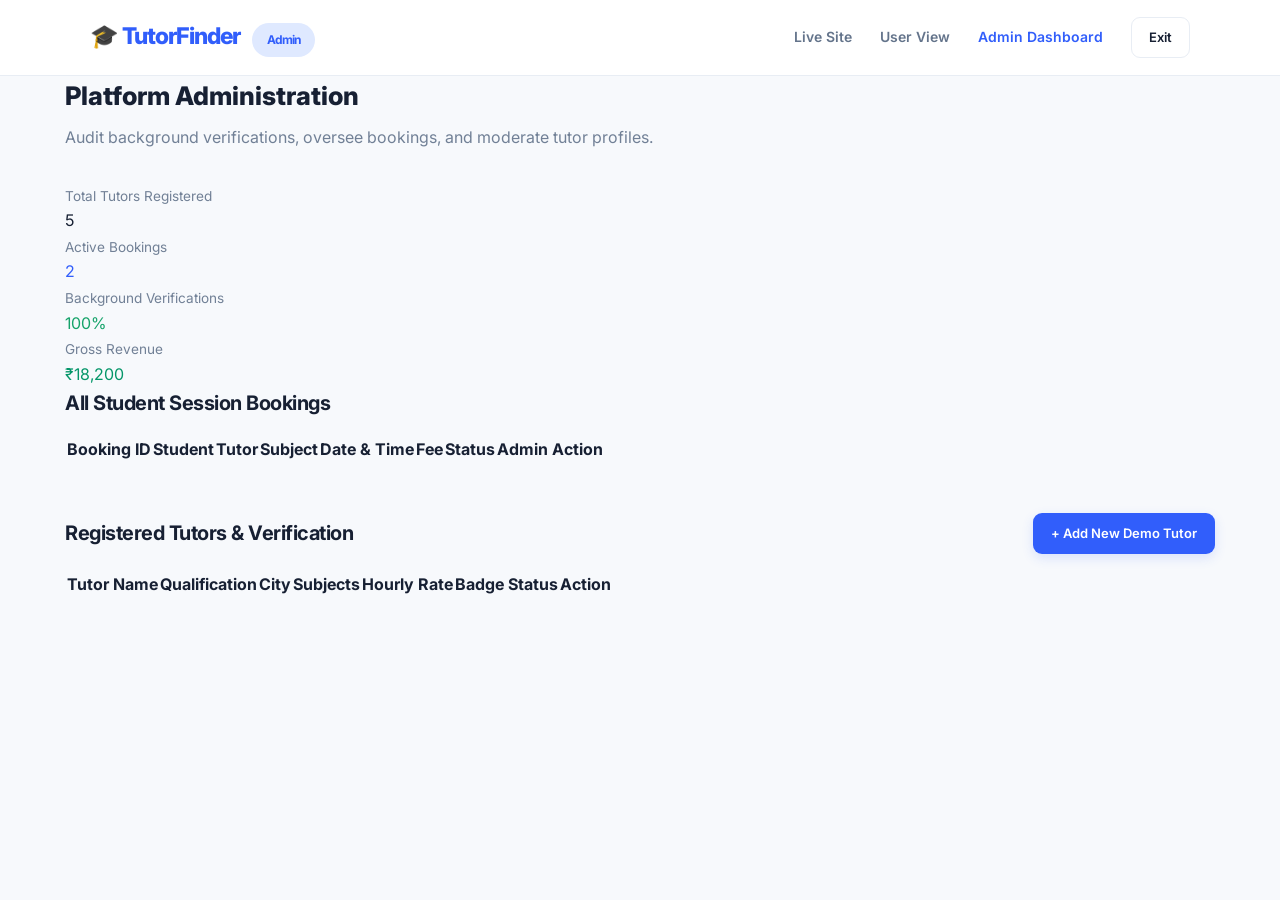
<file: hackathonFEWD/Home Tutor  Finder/admin.html>
<!DOCTYPE html>
<html lang="en">
<head>
  <meta charset="UTF-8" />
  <meta name="viewport" content="width=device-width, initial-scale=1.0" />
  <title>Admin Portal - TutorFinder</title>
  <link rel="stylesheet" href="style.css" />
</head>
<body>

  <!-- Navbar -->
  <header class="navbar">
    <a href="index.html" class="brand">🎓 TutorFinder <span class="badge badge-primary" style="margin-left: 0.5rem;">Admin</span></a>
    <nav class="nav-links">
      <a href="index.html" class="nav-link">Live Site</a>
      <a href="user.html" class="nav-link">User View</a>
      <a href="admin.html" class="nav-link active">Admin Dashboard</a>
      <button class="btn btn-outline btn-sm" onclick="location.href='index.html'">Exit</button>
    </nav>
  </header>

  <main class="container">
    <h1 style="font-size: 1.6rem; font-weight: 800; margin-bottom: 0.5rem;">Platform Administration</h1>
    <p style="color: var(--text-muted); margin-bottom: 2rem;">Audit background verifications, oversee bookings, and moderate tutor profiles.</p>

    <!-- Admin KPI Cards -->
    <div class="stats-grid">
      <div class="stat-card">
        <span style="font-size: 0.85rem; color: var(--text-muted);">Total Tutors Registered</span>
        <div class="stat-num" id="adminTutorCount">5</div>
      </div>
      <div class="stat-card">
        <span style="font-size: 0.85rem; color: var(--text-muted);">Active Bookings</span>
        <div class="stat-num" id="adminBookingsCount" style="color: var(--primary);">2</div>
      </div>
      <div class="stat-card">
        <span style="font-size: 0.85rem; color: var(--text-muted);">Background Verifications</span>
        <div class="stat-num" style="color: var(--success);">100%</div>
      </div>
      <div class="stat-card">
        <span style="font-size: 0.85rem; color: var(--text-muted);">Gross Revenue</span>
        <div class="stat-num" style="color: #059669;">₹18,200</div>
      </div>
    </div>

    <!-- Booking Requests Management -->
    <h2 style="font-size: 1.25rem; font-weight: 700; margin-bottom: 1rem;">All Student Session Bookings</h2>
    <div style="overflow-x: auto; margin-bottom: 3rem;">
      <table class="data-table">
        <thead>
          <tr>
            <th>Booking ID</th>
            <th>Student</th>
            <th>Tutor</th>
            <th>Subject</th>
            <th>Date & Time</th>
            <th>Fee</th>
            <th>Status</th>
            <th>Admin Action</th>
          </tr>
        </thead>
        <tbody id="adminBookingsBody"></tbody>
      </table>
    </div>

    <!-- Tutors Management -->
    <div style="display: flex; justify-content: space-between; align-items: center; margin-bottom: 1rem;">
      <h2 style="font-size: 1.25rem; font-weight: 700;">Registered Tutors & Verification</h2>
      <button class="btn btn-primary btn-sm" onclick="addNewTutorDemo()">+ Add New Demo Tutor</button>
    </div>

    <div style="overflow-x: auto;">
      <table class="data-table">
        <thead>
          <tr>
            <th>Tutor Name</th>
            <th>Qualification</th>
            <th>City</th>
            <th>Subjects</th>
            <th>Hourly Rate</th>
            <th>Badge Status</th>
            <th>Action</th>
          </tr>
        </thead>
        <tbody id="adminTutorsBody"></tbody>
      </table>
    </div>
  </main>

  <script>
    function renderAdminData() {
      const tutors = JSON.parse(localStorage.getItem('htf_tutors') || '[]');
      const bookings = JSON.parse(localStorage.getItem('htf_bookings') || '[]');

      document.getElementById('adminTutorCount').innerText = tutors.length;
      document.getElementById('adminBookingsCount').innerText = bookings.length;

      // Render Bookings
      const bBody = document.getElementById('adminBookingsBody');
      bBody.innerHTML = '';
      if (bookings.length === 0) {
        bBody.innerHTML = `<tr><td colspan="8" style="text-align: center; color: var(--text-muted); padding: 2rem;">No bookings found in the system.</td></tr>`;
      } else {
        bookings.forEach(b => {
          const tr = document.createElement('tr');
          tr.innerHTML = `
            <td><strong>${b.id}</strong></td>
            <td>${b.studentName}</td>
            <td>${b.tutorName}</td>
            <td>${b.subject} (${b.mode})</td>
            <td>${b.date} - ${b.time}</td>
            <td>₹${b.rate}</td>
            <td><span class="badge ${b.status === 'Confirmed' ? 'badge-success' : 'badge-warning'}">${b.status}</span></td>
            <td>
              ${b.status !== 'Confirmed' ? `<button class="btn btn-success btn-sm" onclick="updateBookingStatus('${b.id}', 'Confirmed')">Approve</button>` : ''}
              <button class="btn btn-danger btn-sm" onclick="deleteBooking('${b.id}')">Delete</button>
            </td>
          `;
          bBody.appendChild(tr);
        });
      }

      // Render Tutors
      const tBody = document.getElementById('adminTutorsBody');
      tBody.innerHTML = '';
      tutors.forEach(t => {
        const tr = document.createElement('tr');
        tr
</file>
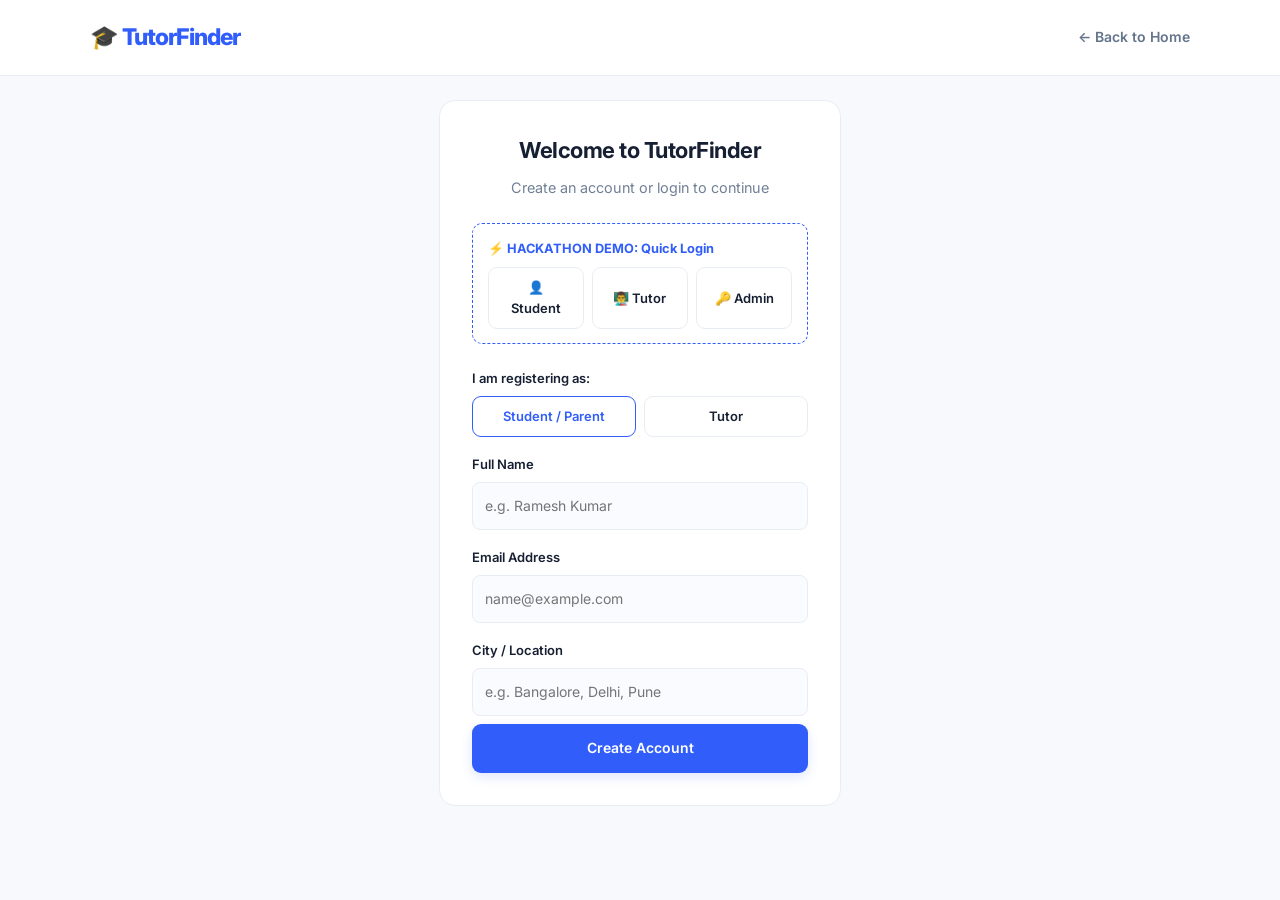
<file: hackathonFEWD/Home Tutor  Finder/signup.html>
<!DOCTYPE html>
<html lang="en">
<head>
  <meta charset="UTF-8" />
  <meta name="viewport" content="width=device-width, initial-scale=1.0" />
  <title>Login / Sign Up - TutorFinder</title>
  <link rel="stylesheet" href="style.css" />
</head>
<body style="display: flex; flex-direction: column; min-height: 100vh;">

  <!-- Navbar -->
  <header class="navbar">
    <a href="index.html" class="brand">🎓 TutorFinder</a>
    <a href="index.html" class="nav-link">← Back to Home</a>
  </header>

  <div class="container" style="max-width: 460px; margin: auto;">
    <div style="background: #fff; padding: 2rem; border-radius: 16px; border: 1px solid var(--border); box-shadow: var(--shadow);">
      <h2 style="text-align: center; margin-bottom: 0.5rem;" id="formTitle">Welcome to TutorFinder</h2>
      <p style="text-align: center; color: var(--text-muted); font-size: 0.9rem; margin-bottom: 1.5rem;">Create an account or login to continue</p>

      <!-- Hackathon Judge 1-Click Fast Login -->
      <div style="background: var(--primary-light); border: 1px dashed var(--primary); padding: 0.9rem; border-radius: 10px; margin-bottom: 1.5rem;">
        <div style="font-size: 0.8rem; font-weight: 700; color: var(--primary); margin-bottom: 0.5rem;">
          ⚡ HACKATHON DEMO: Quick Login
        </div>
        <div style="display: flex; gap: 0.5rem;">
          <button type="button" class="btn btn-outline btn-sm" style="flex: 1; background: #fff;" onclick="quickLogin('student')">👤 Student</button>
          <button type="button" class="btn btn-outline btn-sm" style="flex: 1; background: #fff;" onclick="quickLogin('tutor')">👨‍🏫 Tutor</button>
          <button type="button" class="btn btn-outline btn-sm" style="flex: 1; background: #fff;" onclick="quickLogin('admin')">🔑 Admin</button>
        </div>
      </div>

      <!-- Role Selection -->
      <div class="form-group">
        <label>I am registering as:</label>
        <div style="display: flex; gap: 0.5rem;">
          <button type="button" id="roleStudent" class="btn btn-outline btn-sm" style="flex: 1; border-color: var(--primary); color: var(--primary);" onclick="setRole('Student')">Student / Parent</button>
          <button type="button" id="roleTutor" class="btn btn-outline btn-sm" style="flex: 1;" onclick="setRole('Tutor')">Tutor</button>
        </div>
      </div>

      <form onsubmit="handleAuth(event)">
        <div class="form-group">
          <label>Full Name</label>
          <input type="text" id="authName" placeholder="e.g. Ramesh Kumar" required />
        </div>

        <div class="form-group">
          <label>Email Address</label>
          <input type="email" id="authEmail" placeholder="name@example.com" required />
        </div>

        <div class="form-group">
          <label>City / Location</label>
          <input type="text" id="authCity" placeholder="e.g. Bangalore, Delhi, Pune" required />
        </div>

        <div class="form-group" id="tutorSubjectGroup" style="display: none;">
          <label>Subjects You Can Teach</label>
          <input type="text" id="authSubjects" placeholder="e.g. Mathematics, Physics, Chemistry" />
        </div>

        <button type="submit" class="btn btn-primary" style="width: 100%; margin-top: 0.5rem;">Create Account</button>
      </form>
    </div>
  </div>

  <script>
    let currentRole = 'Student';

    function setRole(role) {
      currentRole = role;
      document.getElementById('roleStudent').style.borderColor = role === 'Student' ? 'var(--primary)' : 'var(--border)';
      document.getElementById('roleStudent').style.color = role === 'Student' ? 'var(--primary)' : 'var(--text-dark)';

      document.getElementById('roleTutor').style.borderColor = role === 'Tutor' ? 'var(--primary)' : 'var(--border)';
      document.getElementById('roleTutor').style.color = role === 'Tutor' ? 'var(--primary)' : 'var(--text-dark)';

      document.getElementById('tutorSubjectGroup').style.display = role === 'Tutor' ? 'block' : 'none';
    }

    function quickLogin(role) {
      if (role === 'admin') {
        localStorage.setItem('htf_current_user', JSON.stringify({ name: 'Admin Master', role: 'admin' }));
        window.location.href = 'admin.html';
      } else if (role === 'tutor') {
        localStorage.setItem('htf_current_user', JSON.stringify({ name: 'Dr. Rajesh Verma', role: 'tutor' }));
        window.location.href = 'user.html';
      } else {
        localStorage.setItem('htf_current_user', JSON.stringify({ name: 'Aarav Sharma', role: 'student' }));
        window.location.href = 'user.html';
      }
    }

    function handleAuth(e) {
      e.preventDefault();
      const user = {
        name: document.getElementById('authName').value,
        email: document.getElementById('authEmail').value,
        city: document.getElementById('
</file>
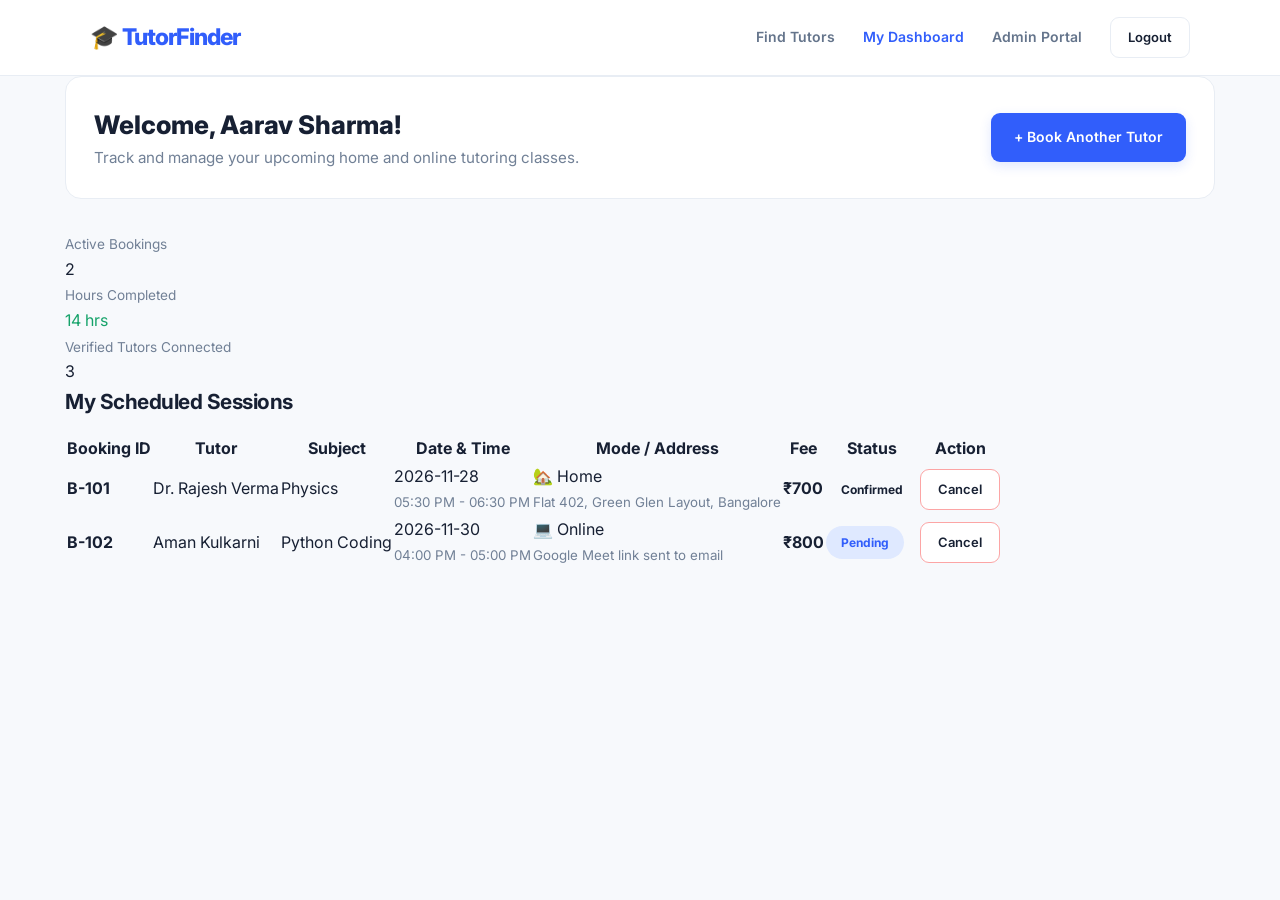
<file: hackathonFEWD/Home Tutor  Finder/user.html>
<!DOCTYPE html>
<html lang="en">
<head>
  <meta charset="UTF-8" />
  <meta name="viewport" content="width=device-width, initial-scale=1.0" />
  <title>User Dashboard - TutorFinder</title>
  <link rel="stylesheet" href="style.css" />
</head>
<body>

  <!-- Navbar -->
  <header class="navbar">
    <a href="index.html" class="brand">🎓 TutorFinder</a>
    <nav class="nav-links">
      <a href="index.html" class="nav-link">Find Tutors</a>
      <a href="user.html" class="nav-link active">My Dashboard</a>
      <a href="admin.html" class="nav-link">Admin Portal</a>
      <button class="btn btn-outline btn-sm" onclick="logout()">Logout</button>
    </nav>
  </header>

  <main class="container">
    <!-- Welcome Header -->
    <div style="background: #fff; padding: 1.75rem; border-radius: 16px; border: 1px solid var(--border); margin-bottom: 2rem; display: flex; justify-content: space-between; align-items: center;">
      <div>
        <h1 style="font-size: 1.6rem; font-weight: 800;">Welcome, <span id="userName">Student</span>!</h1>
        <p style="color: var(--text-muted); font-size: 0.95rem;">Track and manage your upcoming home and online tutoring classes.</p>
      </div>
      <a href="index.html" class="btn btn-primary">+ Book Another Tutor</a>
    </div>

    <!-- Quick Stats -->
    <div class="stats-grid">
      <div class="stat-card">
        <span style="font-size: 0.85rem; color: var(--text-muted);">Active Bookings</span>
        <div class="stat-num" id="totalBookingsCount">0</div>
      </div>
      <div class="stat-card">
        <span style="font-size: 0.85rem; color: var(--text-muted);">Hours Completed</span>
        <div class="stat-num" style="color: var(--success);">14 hrs</div>
      </div>
      <div class="stat-card">
        <span style="font-size: 0.85rem; color: var(--text-muted);">Verified Tutors Connected</span>
        <div class="stat-num" style="color: var(--warning);">3</div>
      </div>
    </div>

    <!-- Sessions Table -->
    <h2 style="font-size: 1.3rem; font-weight: 700; margin-bottom: 1rem;">My Scheduled Sessions</h2>
    
    <div style="overflow-x: auto;">
      <table class="data-table">
        <thead>
          <tr>
            <th>Booking ID</th>
            <th>Tutor</th>
            <th>Subject</th>
            <th>Date & Time</th>
            <th>Mode / Address</th>
            <th>Fee</th>
            <th>Status</th>
            <th>Action</th>
          </tr>
        </thead>
        <tbody id="bookingsTableBody"></tbody>
      </table>
    </div>
  </main>

  <script>
    // Initial sample bookings if empty
    if (!localStorage.getItem('htf_bookings')) {
      const sampleBookings = [
        {
          id: 'B-101',
          tutorName: 'Dr. Rajesh Verma',
          studentName: 'Aarav Sharma',
          subject: 'Physics',
          mode: 'Home Tuition',
          date: '2026-11-28',
          time: '05:30 PM - 06:30 PM',
          address: 'Flat 402, Green Glen Layout, Bangalore',
          rate: 700,
          status: 'Confirmed'
        },
        {
          id: 'B-102',
          tutorName: 'Aman Kulkarni',
          studentName: 'Aarav Sharma',
          subject: 'Python Coding',
          mode: 'Online',
          date: '2026-11-30',
          time: '04:00 PM - 05:00 PM',
          address: 'Google Meet link sent to email',
          rate: 800,
          status: 'Pending'
        }
      ];
      localStorage.setItem('htf_bookings', JSON.stringify(sampleBookings));
    }

    const currentUser = JSON.parse(localStorage.getItem('htf_current_user') || '{"name":"Aarav Sharma","role":"student"}');
    document.getElementById('userName').innerText = currentUser.name;

    function renderUserBookings() {
      const bookings = JSON.parse(localStorage.getItem('htf_bookings') || '[]');
      const tbody = document.getElementById('bookingsTableBody');
      document.getElementById('totalBookingsCount').innerText = bookings.length;
      tbody.innerHTML = '';

      if (bookings.length === 0) {
        tbody.innerHTML = `<tr><td colspan="8" style="text-align: center; color: var(--text-muted); padding: 2rem;">No bookings scheduled yet. Click "+ Book Another Tutor" to start!</td></tr>`;
        return;
      }

      bookings.forEach(b => {
        const badgeColor = b.status === 'Confirmed' ? 'badge-success' : (b.status === 'Declined' ? 'badge-warning' : 'badge-primary');
        const tr = document.createElement('tr');
        tr.innerHTML = `
          <td><strong>${b.id}</strong></td>
          <td>${b.tutorName}</td>
          <td>${b.subject}</td>
          <td>${b.date}<br><small style="color: var(--text-muted);">${b.time}</small></td>
          <td>${b.mode === 'Home Tuition' ? '🏡 Home' : '💻 Online'}<br><small style="color: var(--text-muted);">${b.address}</small></td>
          <td><strong>₹${b.rate}</strong></td>
          <td><span class="badge ${badgeColor}">${b.status}</span></td>
          <td>
            <button class="btn btn-outline btn-sm" style="color: var(--danger); border-color: #fca5a5;" onclick="cancelBooking('${b.id}')">Cancel</button>
          </td>
        `;
        tbody.appendChild(tr);
      });
    }

    function cancelBooking(id) {
      if (confirm('Are you sure you want to cancel this booking?')) {
        let bookings = JSON.parse(localStorage.getItem('htf_bookings') || '[]');
        bookings = bookings.filter(b => b.id !== id);
        localStorage.setItem('htf_bookings', JSON.stringify(bookings));
        renderUserBookings();
      }
    }

    function logout() {
      localStorage.removeItem('htf_current_user');
      window.location.href = 'index.html';
    }

    renderUserBookings();
  </script>
</body>
</html>
</file>
<file: hackathonFEWD/Home Tutor  Finder/style.css>
/* ==============================
   TUTORFINDER - PROFESSIONAL UI
================================ */

@import url('https://fonts.googleapis.com/css2?family=Inter:wght@400;500;600;700;800&display=swap');

:root {
    --primary: #315efb;
    --primary-dark: #2348d8;
    --background: #f7f9fc;
    --surface: #ffffff;
    --text: #172033;
    --text-muted: #718096;
    --border: #e8edf4;
    --success: #16a36a;
    --radius: 14px;
}

* {
    margin: 0;
    padding: 0;
    box-sizing: border-box;
}

body {
    font-family: 'Inter', sans-serif;
    background: var(--background);
    color: var(--text);
    line-height: 1.6;
}

a {
    text-decoration: none;
    color: inherit;
}

button, input, select {
    font: inherit;
}

button {
    cursor: pointer;
}

/* NAVIGATION */

.navbar {
    height: 76px;
    padding: 0 7%;
    background: #fff;
    display: flex;
    justify-content: space-between;
    align-items: center;
    border-bottom: 1px solid var(--border);
    position: sticky;
    top: 0;
    z-index: 100;
}

.brand {
    font-size: 23px;
    font-weight: 800;
    color: var(--primary);
    letter-spacing: -1px;
}

.nav-links {
    display: flex;
    align-items: center;
    gap: 28px;
}

.nav-link {
    font-size: 14px;
    font-weight: 600;
    color: #64748b;
    transition: 0.2s;
}

.nav-link:hover,
.nav-link.active {
    color: var(--primary);
}

/* BUTTONS */

.btn {
    display: inline-flex;
    justify-content: center;
    align-items: center;
    padding: 12px 22px;
    border-radius: 9px;
    border: 1px solid transparent;
    font-size: 14px;
    font-weight: 600;
    transition: 0.25s;
}

.btn-primary {
    background: var(--primary);
    color: white;
    box-shadow: 0 4px 12px rgba(49, 94, 251, 0.15);
}

.btn-primary:hover {
    background: var(--primary-dark);
    transform: translateY(-2px);
}

.btn-outline {
    background: white;
    border-color: var(--border);
    color: var(--text);
}

.btn-outline:hover {
    border-color: var(--primary);
    color: var(--primary);
}

.btn-sm {
    padding: 9px 17px;
    font-size: 13px;
}

/* HERO SECTION */

.hero {
    text-align: center;
    padding: 85px 20px 55px;
    background: linear-gradient(180deg, #edf3ff 0%, #f7f9fc 100%);
}

.badge {
    display: inline-block;
    padding: 7px 15px;
    border-radius: 30px;
    font-size: 12px;
    font-weight: 700;
}

.badge-primary {
    background: #dfe9ff;
    color: var(--primary);
}

.hero h1 {
    max-width: 780px;
    margin: 18px auto;
    font-size: clamp(34px, 5vw, 55px);
    line-height: 1.15;
    font-weight: 800;
    letter-spacing: -2px;
}

.hero h1 span {
    color: var(--primary);
}

.hero p {
    max-width: 620px;
    margin: 0 auto;
    color: var(--text-muted);
    font-size: 16px;
}

/* SEARCH SECTION */

.search-card {
    max-width: 1100px;
    margin: 0 auto 55px;
    padding: 17px;
    background: white;
    border: 1px solid var(--border);
    border-radius: 16px;
    display: grid;
    grid-template-columns: 1.3fr 1.2fr 1fr auto;
    gap: 12px;
    align-items: center;
    box-shadow: 0 12px 35px rgba(30, 50, 90, 0.07);
    position: relative;
}

.input-box {
    display: flex;
    align-items: center;
    gap: 10px;
    padding: 13px;
    background: #f8faff;
    border: 1px solid var(--border);
    border-radius: 9px;
}

.input-box span {
    font-size: 17px;
}

.input-box input,
.input-box select {
    width: 100%;
    min-width: 0;
    border: none;
    outline: none;
    background: transparent;
    color: var(--text);
    font-size: 13px;
}

.input-box input::placeholder {
    color: #9aa6b7;
}

/* MAIN CONTENT */

.container {
    max-width: 1200px;
    margin: auto;
    padding: 0 25px 70px;
}

.container h2 {
    color: var(--text);
    font-size: 22px;
    letter-spacing: -0.5px;
}

/* SUBJECT FILTERS */

.chips-container {
    display: flex;
    flex-wrap: wrap;
    gap: 11px;
    margin-bottom: 35px;
}

.chip {
    padding: 9px 19px;
    border: 1px solid var(--border);
    border-radius: 30px;
    background: white;
    color: #64748b;
    font-size: 13px;
    font-weight: 600;
    transition: 0.2s;
}

.chip:hover,
.chip.active {
    background: var(--primary);
    color: white;
    border-color: var(--primary);
}

/* TUTOR GRID */

.tutor-grid {
    display: grid;
    grid-template-columns: repeat(3, minmax(0, 1fr));
    gap: 23px;
    margin-top: 25px;
}

/* TUTOR CARDS */

.tutor-card {
    background: white;
    border: 1px solid var(--border);
    border-radius: var(--radius);
    padding: 22px;
    transition: 0.25s;
}

.tutor-card:hover {
    transform: translateY(-5px);
    border-color: #c8d6ff;
    box-shadow: 0 12px 30px rgba(40, 65, 120, 0.09);
}

.tutor-card img {
    width: 68px;
    height: 68px;
    object-fit: cover;
    border-radius: 50%;
}

.tutor-card h3 {
    font-size: 17px;
    font-weight: 700;
    margin: 12px 0 3px;
}

.tutor-card p {
    font-size: 13px;
    color: var(--text-muted);
    margin-bottom: 7px;
}

.tutor-card .btn {
    width: 100%;
    margin-top: 15px;
}

/* MODAL */

.modal-overlay {
    display: none;
    position: fixed;
    inset: 0;
    background: rgba(15, 23, 42, 0.55);
    backdrop-filter: blur(5px);
    z-index: 1000;
    justify-content: center;
    align-items: center;
    padding: 20px;
}

.modal-content {
    width: 100%;
    max-width: 570px;
    max-height: 90vh;
    overflow-y: auto;
    background: white;
    padding: 32px;
    border-radius: 18px;
    position: relative;
    box-shadow: 0 20px 60px rgba(0, 0, 0, 0.18);
}

.modal-content h2 {
    font-size: 23px;
    font-weight: 800;
}

.close-btn {
    position: absolute;
    right: 20px;
    top: 16px;
    border: none;
    background: none;
    font-size: 27px;
    color: #64748b;
}

.form-group {
    margin-top: 17px;
}

.form-group label {
    display: block;
    font-size: 13px;
    font-weight: 600;
    margin-bottom: 7px;
}

.form-group input,
.form-group select {
    width: 100%;
    padding: 12px;
    border: 1px solid var(--border);
    border-radius: 8px;
    outline: none;
    background: #fafbff;
    font-size: 14px;
}

.form-group input:focus,
.form-group select:focus {
    border-color: var(--primary);
    box-shadow: 0 0 0 3px rgba(49, 94, 251, 0.1);
}

/* RESPONSIVE DESIGN */

@media (max-width: 900px) {
    .search-card {
        margin: 0 20px 40px;
        grid-template-columns: 1fr 1fr;
    }

    .tutor-grid {
        grid-template-columns: repeat(2, minmax(0, 1fr));
    }

    .navbar {
        padding: 0 4%;
    }

    .nav-links {
        gap: 14px;
    }
}

@media (max-width: 600px) {
    .navbar {
        height: auto;
        padding: 17px;
        flex-direction: column;
        gap: 15px;
    }

    .nav-links {
        flex-wrap: wrap;
        justify-content: center;
        gap: 13px;
    }

    .hero {
        padding: 60px 18px 40px;
    }

    .hero h1 {
        letter-spacing: -1px;
    }

    .search-card {
        grid-template-columns: 1fr;
        margin: 0 15px 35px;
    }

    .tutor-grid {
        grid-template-columns: 1fr;
    }

    .container {
        padding: 0 16px 50px;
    }

    .modal-content {
        padding: 25px 18px;
    }
}
</file>
